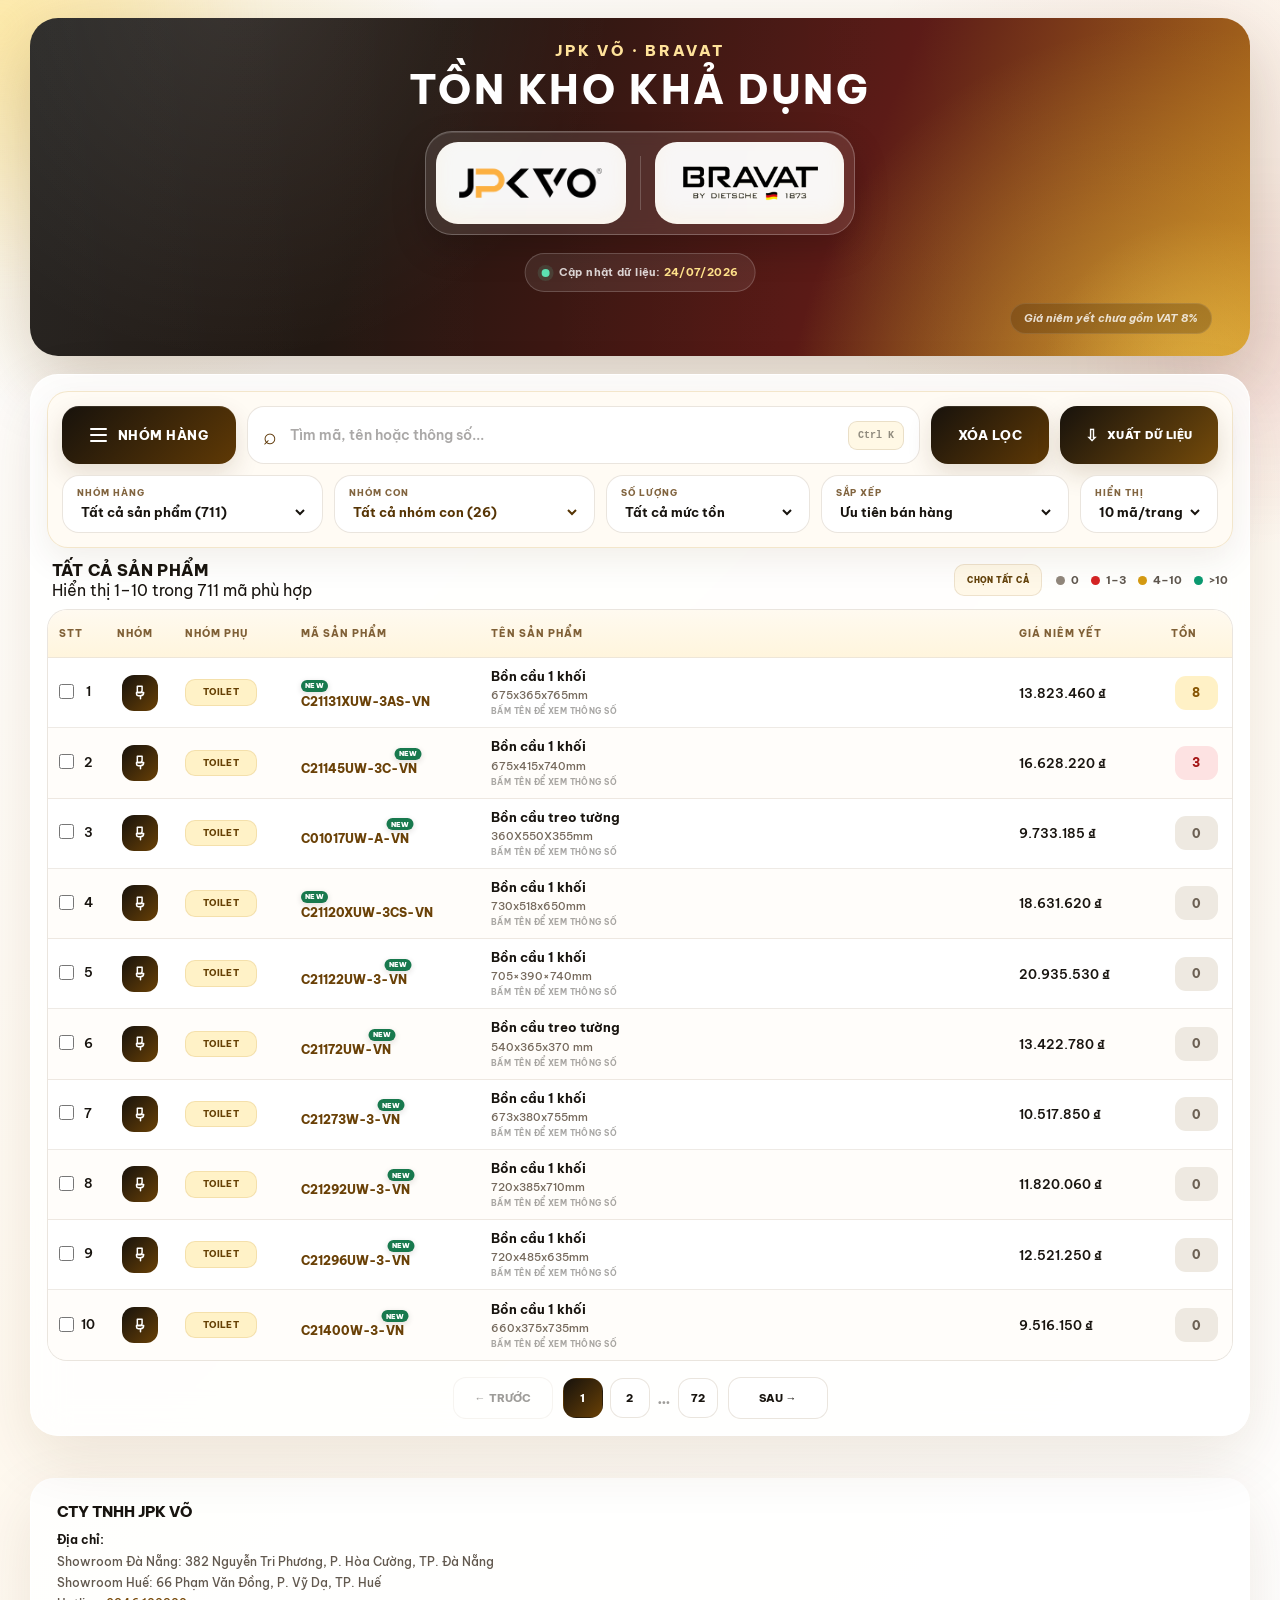
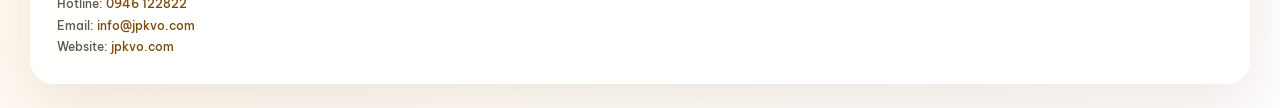
<file: index.html>
<!doctype html>
<html lang="vi">
<head>
  <meta charset="utf-8">
  <meta name="viewport" content="width=device-width, initial-scale=1">
  <title>Đang mở Tồn Kho JPK Võ</title>
  <meta http-equiv="refresh" content="0; url=inventory.html">
  <script>location.replace("inventory.html");</script>
</head>
<body>
  <p>Đang mở trang tồn kho… <a href="inventory.html">Mở ngay</a></p>
</body>
</html>
</file>
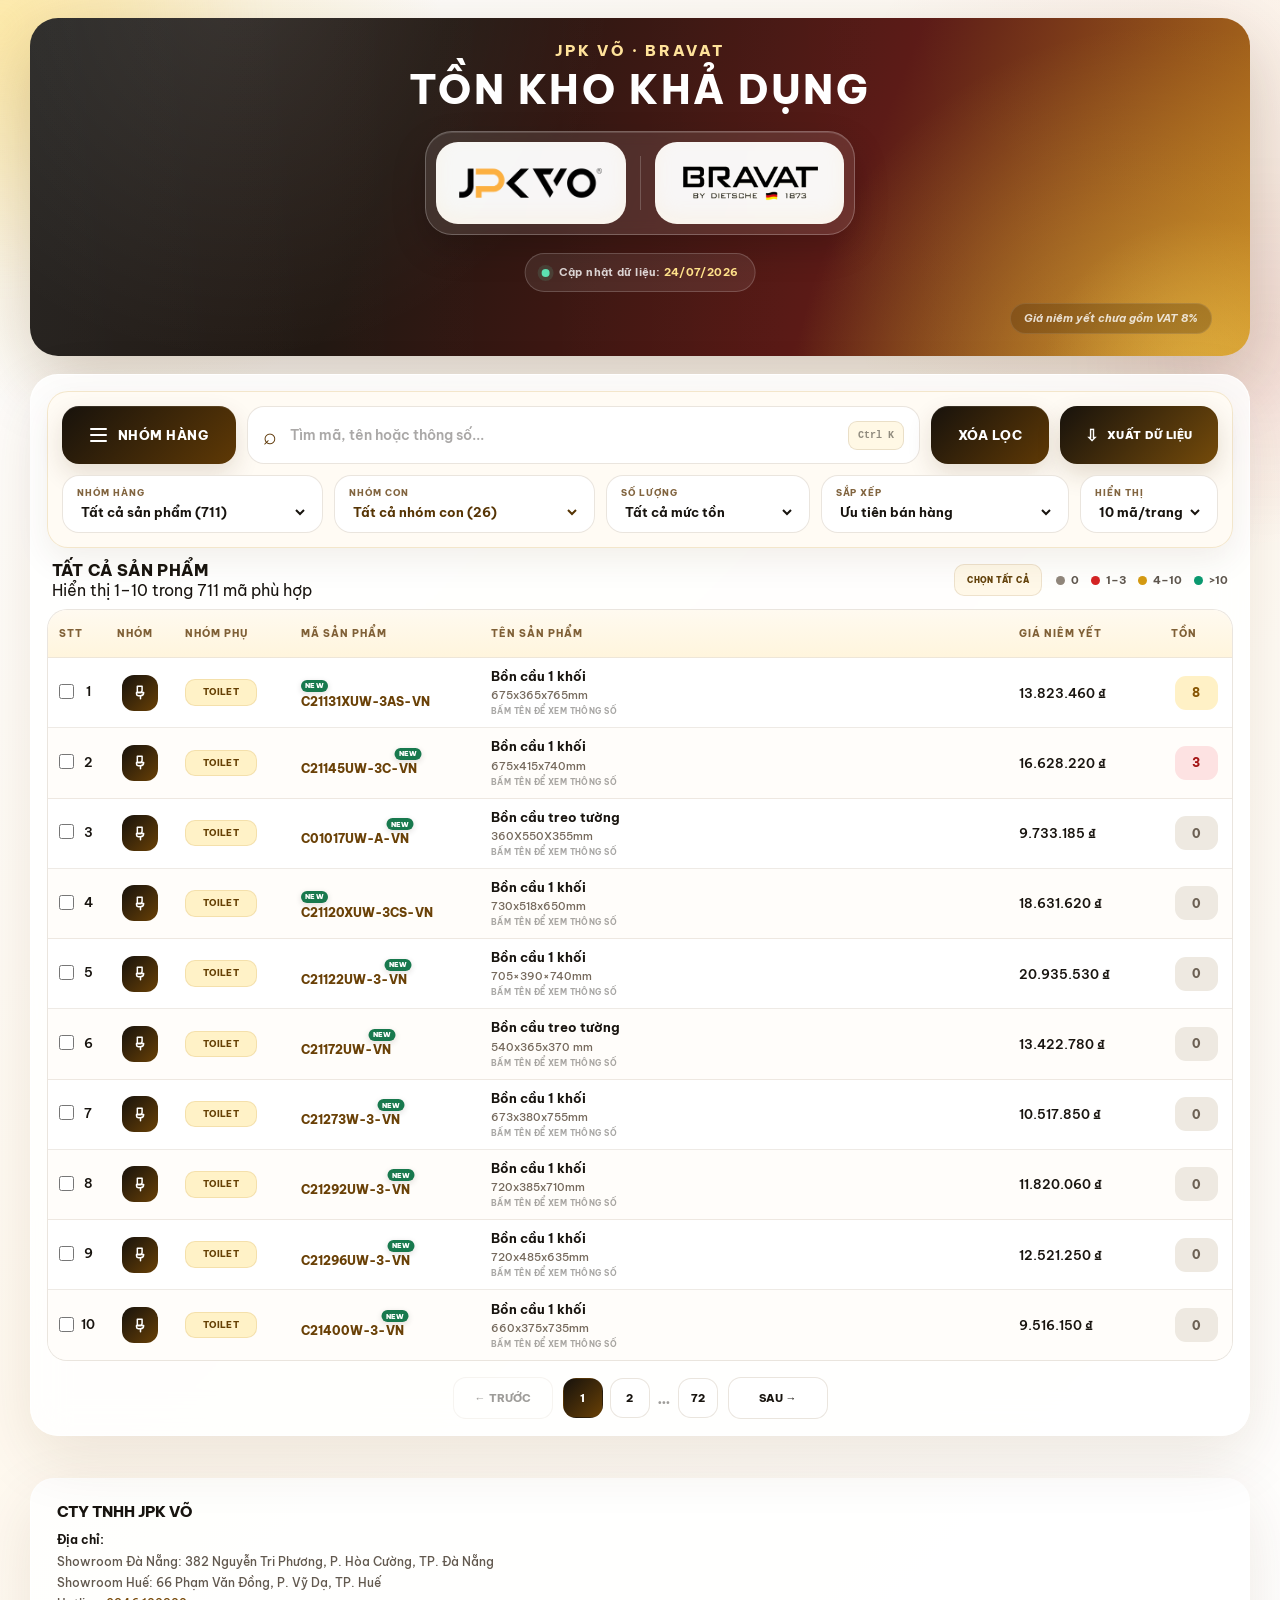
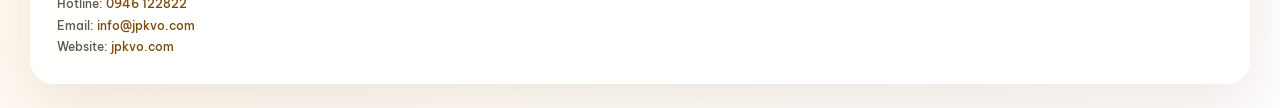
<file: inventory.html>
<!doctype html>
<html lang="vi">
<head>
  <meta charset="utf-8" />
  <meta name="viewport" content="width=device-width, initial-scale=1" />
  <title>TỒN KHO | JPK VÕ</title>
  <meta name="description" content="Trang tra cứu và xuất báo cáo tồn kho sản phẩm JPK Võ" />
  <link rel="stylesheet" href="styles.css?v=23" />
  <link rel="stylesheet" href="inventory-export.css?v=23" />
</head>
<body class="inventory-page">
  <div class="page-glow page-glow--gold"></div>
  <div class="page-glow page-glow--red"></div>
  <div class="lux-bubble lux-bubble--one"></div>
  <div class="lux-bubble lux-bubble--two"></div>
  <div class="lux-bubble lux-bubble--three"></div>

  <header class="hero inventory-hero" id="pageTop">
    <div class="hero-card inventory-hero-card">
      <div class="inventory-hero-heading">
        <p class="inventory-company-line">JPK VÕ · BRAVAT</p>
        <h1>TỒN KHO KHẢ DỤNG</h1>
      </div>

      <div class="inventory-brand-lockup" aria-label="Thương hiệu JPK Võ và Bravat">
        <div class="inventory-brand-cell inventory-brand-cell--jpkvo">
          <img src="jpkvo.png" alt="JPK VÕ" />
        </div>
        <span class="inventory-brand-divider" aria-hidden="true"></span>
        <div class="inventory-brand-cell inventory-brand-cell--bravat">
          <img src="bravat.png" alt="BRAVAT" onerror="this.hidden=true;this.nextElementSibling.hidden=false" />
          <span class="inventory-logo-fallback" hidden>BRAVAT</span>
        </div>
      </div>

      <div class="inventory-update-line">
        <span class="live-dot" aria-hidden="true"></span>
        <span>Cập nhật dữ liệu: <strong id="updatedAt">—</strong></span>
      </div>
      <p class="inventory-vat-note">Giá niêm yết chưa gồm VAT 8%</p>
    </div>
  </header>

  <main class="shell inventory-shell">

    <section class="inventory-panel" aria-label="Danh sách tồn kho">
      <div class="inventory-content">
        <div class="inventory-toolbar" id="inventoryToolbar">
          <div class="toolbar-main-row">
            <button class="group-drawer-toggle" id="groupDrawerToggle" type="button" aria-expanded="false" aria-controls="groupDrawer">
              <span class="toggle-bars" aria-hidden="true"></span>
              NHÓM HÀNG
            </button>

            <label class="inventory-search">
              <span class="search-icon" aria-hidden="true">⌕</span>
              <span class="visually-hidden">Tìm sản phẩm</span>
              <input id="inventorySearch" type="search" placeholder="Tìm mã, tên hoặc thông số..." autocomplete="off" />
              <kbd>Ctrl K</kbd>
            </label>

            <button class="reset-filter-btn" id="resetFilters" type="button">XÓA LỌC</button>

            <button class="inventory-export-open" id="openExportDialog" type="button">
              <span aria-hidden="true">⇩</span> XUẤT DỮ LIỆU
            </button>
          </div>

          <div class="toolbar-filter-row">
            <label class="filter-group-control">
              <span>NHÓM HÀNG</span>
              <select id="mobileGroupSelect"></select>
            </label>

            <label class="filter-subgroup-control">
              <span>NHÓM CON</span>
              <select id="subgroupSelect">
                <option value="ALL">Tất cả nhóm con</option>
              </select>
            </label>

            <label class="filter-stock-control">
              <span>SỐ LƯỢNG</span>
              <select id="stockFilter">
                <option value="all">Tất cả mức tồn</option>
                <option value="out">Hết hàng</option>
                <option value="low">Còn 1–3</option>
                <option value="medium">Còn 4–10</option>
                <option value="high">Trên 10</option>
              </select>
            </label>

            <label>
              <span>SẮP XẾP</span>
              <select id="sortSelect">
                <option value="recommended">Ưu tiên bán hàng</option>
                <option value="code-asc">Mã A–Z</option>
                <option value="code-desc">Mã Z–A</option>
                <option value="quantity-asc">Số lượng ít–nhiều</option>
                <option value="quantity-desc">Số lượng nhiều–ít</option>
                <option value="price-asc">Giá thấp–cao</option>
                <option value="price-desc">Giá cao–thấp</option>
              </select>
            </label>

            <label class="page-size-lock">
              <span>HIỂN THỊ</span>
              <select id="pageSizeSelect">
                <option value="10" selected>10 mã/trang</option>
                <option value="25">25 mã/trang</option>
                <option value="50">50 mã/trang</option>
                <option value="100">100 mã/trang</option>
              </select>
            </label>
          </div>
        </div>

        <div class="inventory-result-bar">
          <div>
            <p id="resultTitle">TẤT CẢ SẢN PHẨM</p>
            <span id="resultCount">Đang tải dữ liệu...</span>
          </div>
          <div class="inventory-result-actions">
            <div class="selection-compact">
              <button id="selectAllFilteredBtn" type="button">CHỌN TẤT CẢ</button>
              <span id="selectedCompact" hidden>ĐÃ CHỌN <strong id="selectedCount">0</strong></span>
              <button id="clearSelection" class="selection-clear" type="button" aria-label="Bỏ chọn" hidden>×</button>
            </div>
            <div class="stock-legend" aria-label="Chú thích số lượng">
              <span><i class="legend-dot legend-dot--out"></i>0</span>
              <span><i class="legend-dot legend-dot--low"></i>1–3</span>
              <span><i class="legend-dot legend-dot--medium"></i>4–10</span>
              <span><i class="legend-dot legend-dot--high"></i>&gt;10</span>
            </div>
          </div>
        </div>

        <div class="inventory-table-wrap" id="tableWrap">
          <table class="inventory-table">
            <thead>
              <tr>
                <th class="col-stt">STT</th>
                <th class="col-group">NHÓM</th>
                <th class="col-subgroup">NHÓM PHỤ</th>
                <th class="col-code">MÃ SẢN PHẨM</th>
                <th class="col-name">TÊN SẢN PHẨM</th>
                <th class="col-price">GIÁ NIÊM YẾT</th>
                <th class="col-quantity">TỒN</th>
              </tr>
            </thead>
            <tbody id="inventoryTableBody"></tbody>
          </table>
        </div>

        <div class="inventory-mobile-list" id="inventoryMobileList"></div>

        <div class="inventory-empty" id="inventoryEmpty" hidden>
          <strong>KHÔNG TÌM THẤY SẢN PHẨM</strong>
          <span>Hãy đổi nhóm hàng, mức tồn hoặc từ khóa tìm kiếm.</span>
        </div>

        <div class="inventory-pagination" id="pagination">
          <button id="prevPage" type="button" aria-label="Trang trước">← TRƯỚC</button>
          <div id="pageNumbers" class="page-numbers"></div>
          <button id="nextPage" type="button" aria-label="Trang sau">SAU →</button>
        </div>
      </div>
    </section>
  </main>

  <footer class="footer footer--contact inventory-footer" id="pageBottom">
    <div class="footer-main" data-align="left">
      <strong class="footer-company">CTY TNHH JPK VÕ</strong>
      <div class="footer-contact">
        <p class="footer-address-title">Địa chỉ:</p>
        <p>Showroom Đà Nẵng: 382 Nguyễn Tri Phương, P. Hòa Cường, TP. Đà Nẵng</p>
        <p>Showroom Huế: 66 Phạm Văn Đồng, P. Vỹ Dạ, TP. Huế</p>
        <p>Hotline: <a href="tel:0946122822">0946 122822</a></p>
        <p>Email: <a href="mailto:info@jpkvo.com">info@jpkvo.com</a></p>
        <p>Website: <a href="https://jpkvo.com" target="_blank" rel="noopener">jpkvo.com</a></p>
      </div>
    </div>
  </footer>

  <button class="group-drawer-backdrop" id="groupDrawerBackdrop" type="button" aria-label="Đóng danh mục" hidden></button>
  <aside class="group-drawer" id="groupDrawer" aria-label="Lọc theo nhóm hàng" hidden>
    <div class="group-drawer-header">
      <div>
        <p>NHÓM HÀNG</p>
        <span id="groupSummary">0 nhóm</span>
      </div>
      <button class="group-drawer-close" id="groupDrawerClose" type="button" aria-label="Đóng">×</button>
    </div>
    <div class="group-list" id="groupList"></div>
  </aside>

  <button class="floating-preview-backdrop" id="floatingPreviewBackdrop" type="button" aria-label="Đóng cửa sổ xem nhanh" hidden></button>

  <div class="image-preview" id="imagePreview" role="dialog" aria-label="Xem nhanh ảnh sản phẩm" hidden>
    <button class="floating-panel-close" id="imagePreviewClose" type="button" aria-label="Đóng bảng ảnh" title="Đóng">×</button>
    <button class="preview-image-frame" id="previewImageButton" type="button" aria-label="Mở ảnh lớn">
      <img id="previewImage" alt="" />
      <span class="image-zoom-hint" id="imageZoomHint" hidden>CHẠM ĐỂ MỞ ẢNH LỚN</span>
      <span class="image-placeholder" id="previewPlaceholder">
        <span>CHƯA CÓ ẢNH</span>
        <small>Mã đã được giữ lại nhưng chưa có đường dẫn ảnh.</small>
      </span>
      <span class="image-loader" id="previewLoader" hidden></span>
    </button>
    <div class="preview-copy">
      <span id="previewGroup">—</span>
      <strong id="previewCode">—</strong>
      <p id="previewName">—</p>
      <div class="preview-actions" id="previewActions">
        <button id="openTechnicalDrawing" type="button" hidden>BẢN VẼ KỸ THUẬT</button>
        <button id="copyPreviewCode" type="button">SAO CHÉP MÃ</button>
      </div>
    </div>
  </div>

  <div class="spec-preview" id="specPreview" role="dialog" aria-label="Thông số kỹ thuật" hidden>
    <button class="floating-panel-close" id="specPreviewClose" type="button" aria-label="Đóng bảng thông số" title="Đóng">×</button>
    <div class="spec-preview-head">
      <span id="specGroup">—</span>
      <strong id="specCode">—</strong>
      <p id="specName">—</p>
    </div>
    <div class="spec-preview-grid" id="specPreviewGrid"></div>
  </div>

  <div class="image-modal" id="imageModal" hidden>
    <button class="modal-backdrop" id="modalBackdrop" type="button" aria-label="Đóng ảnh"></button>
    <div class="image-modal-dialog" role="dialog" aria-modal="true" aria-labelledby="modalProductCode">
      <button class="modal-close" id="modalClose" type="button" aria-label="Đóng">×</button>
      <div class="modal-image-frame">
        <img id="modalImage" alt="" />
      </div>
      <div class="modal-copy">
        <span id="modalProductGroup">—</span>
        <strong id="modalProductCode">—</strong>
        <p id="modalProductName">—</p>
        <a id="openOriginalImage" href="#" target="_blank" rel="noopener">MỞ ẢNH GỐC ↗</a>
      </div>
    </div>
  </div>

  <div class="export-modal" id="exportModal" hidden>
    <button class="export-modal-backdrop" id="exportModalBackdrop" type="button" aria-label="Đóng cửa sổ xuất file"></button>
    <section class="export-dialog" role="dialog" aria-modal="true" aria-labelledby="exportDialogTitle">
      <button class="export-dialog-close" id="exportDialogClose" type="button" aria-label="Đóng">×</button>
      <div class="export-dialog-head">
        <span>JPK VÕ · BRAVAT</span>
        <h2 id="exportDialogTitle">XUẤT KẾT QUẢ ĐANG LỌC</h2>
        <p id="exportScopeText">—</p>
      </div>

      <div class="export-selection-tabs">
        <label>
          <input type="radio" name="exportSelectionMode" value="filtered" checked />
          <span>TẤT CẢ KẾT QUẢ</span>
        </label>
        <label>
          <input type="radio" name="exportSelectionMode" value="selected" />
          <span id="exportSelectedModeText">MÃ ĐÃ CHỌN</span>
        </label>
      </div>

      <div class="export-format-grid" id="exportFormatGrid">
        <button type="button" data-export-format="pdf">
          <b>PDF</b><span>Báo cáo trình bày theo trang, đầy đủ ảnh và thông số.</span>
        </button>
        <button type="button" data-export-format="xlsx">
          <b>EXCEL</b><span>Tệp .xlsx có ảnh nằm trong từng dòng sản phẩm.</span>
        </button>
        <button type="button" data-export-format="docx">
          <b>WORD</b><span>Tệp .docx dạng catalogue, dễ chỉnh sửa và in.</span>
        </button>
        <button type="button" data-export-format="png">
          <b>PNG</b><span>Xuất từng trang ảnh rõ nét vào thư mục do bạn chọn.</span>
        </button>
      </div>

      <div class="export-progress" id="exportProgress" hidden>
        <div class="export-progress-line">
          <strong id="exportProgressTitle">ĐANG CHUẨN BỊ</strong>
          <span id="exportProgressPercent">0%</span>
        </div>
        <div class="export-progress-track"><i id="exportProgressBar"></i></div>
        <p id="exportProgressDetail">Đang chuẩn bị dữ liệu...</p>
      </div>
    </section>
  </div>

  <div class="export-toast" id="exportToast" role="status" aria-live="polite" hidden></div>
  <button class="inventory-back-top" id="inventoryBackTop" type="button" aria-label="Lên đầu trang">↑</button>

  <noscript>Trang tồn kho cần JavaScript để tìm kiếm, lọc và xuất dữ liệu.</noscript>
  <script src="inventory-data.js?v=23"></script>
  <script src="inventory-images.js?v=23"></script>
  <script src="inventory-assets.js?v=23"></script>
  <script src="spec-manifest.js?v=23"></script>
  <script src="inventory-v23.js?v=23"></script>
  <script src="inventory-export-v21.js?v=23"></script>
</body>
</html>
</file>
<file: styles.css>
@import url('https://fonts.googleapis.com/css2?family=Be+Vietnam+Pro:wght@400;500;600;700;800&family=Noto+Serif:wght@700;800&display=swap');

:root {
  --font-sans: "Be Vietnam Pro", sans-serif;
  --font-display: "Noto Serif", serif;
  --ink: #18140f;
  --ink-soft: #5f574e;
  --brown: #5b3504;
  --gold: #c58b18;
  --gold-soft: #f4df9a;
  --cream: #fffaf0;
  --white: #ffffff;
  --red: #b52525;
  --green: #087b5c;
  --line: rgba(91, 53, 4, 0.13);
  --shadow: 0 22px 64px rgba(78, 45, 4, 0.11);
  --radius-xl: 28px;
  --radius-lg: 22px;
  --radius-md: 16px;
}

* { box-sizing: border-box; }
[hidden] { display: none !important; }
html { scroll-behavior: smooth; }
body {
  min-height: 100vh;
  margin: 0;
  color: var(--ink);
  font-family: var(--font-sans);
  background:
    radial-gradient(circle at 8% 4%, rgba(245, 211, 106, 0.35), transparent 27vw),
    radial-gradient(circle at 92% 12%, rgba(157, 26, 26, 0.08), transparent 28vw),
    linear-gradient(135deg, #ffffff 0%, #fff9ef 48%, #ffffff 100%);
  overflow-x: hidden;
}
body.is-modal-open,
body.is-drawer-open { overflow: hidden; }
button,
input,
select { font-family: var(--font-sans); }
button { -webkit-tap-highlight-color: transparent; }

.page-glow {
  position: fixed;
  z-index: -2;
  pointer-events: none;
  border-radius: 50%;
  filter: blur(18px);
}
.page-glow--gold {
  width: 40vw;
  height: 40vw;
  left: -20vw;
  top: -18vw;
  background: radial-gradient(circle, rgba(255, 221, 111, 0.48), transparent 70%);
}
.page-glow--red {
  width: 30vw;
  height: 30vw;
  right: -14vw;
  top: 18vh;
  background: radial-gradient(circle, rgba(162, 20, 20, 0.09), transparent 70%);
}

.hero,
.shell,
.footer {
  width: min(1480px, 100%);
  margin-inline: auto;
  padding-inline: clamp(14px, 2.6vw, 30px);
}
.hero { margin-top: 18px; }
.shell { margin-top: 18px; padding-bottom: 42px; }
.footer { margin-bottom: 24px; }

.hero-card {
  position: relative;
  overflow: hidden;
  min-height: 338px;
  padding: 24px clamp(22px, 4vw, 56px) 22px;
  border-radius: var(--radius-xl);
  color: #fff;
  background:
    radial-gradient(circle at 17% -10%, rgba(255,255,255,0.09), transparent 35%),
    radial-gradient(circle at 93% 112%, rgba(255,211,68,0.42), transparent 31%),
    linear-gradient(112deg, #232220 0%, #211711 31%, #591713 66%, #b87413 100%);
  box-shadow: 0 24px 70px rgba(58, 34, 3, 0.22);
}
.hero-card::before {
  content: "";
  position: absolute;
  inset: 0;
  pointer-events: none;
  background: linear-gradient(90deg, rgba(255,255,255,0.025), transparent 40%, rgba(255,255,255,0.035));
}
.hero-card::after {
  content: "";
  position: absolute;
  width: 330px;
  height: 330px;
  right: -120px;
  bottom: -190px;
  border-radius: 50%;
  background: radial-gradient(circle, rgba(255, 220, 98, 0.32), transparent 70%);
  pointer-events: none;
}
.inventory-hero-card > * { position: relative; z-index: 1; }

.inventory-hero-heading {
  text-align: center;
}
.inventory-company-line {
  margin: 0;
  color: #ffe29a;
  font-size: clamp(12px, 1.2vw, 16px);
  line-height: 1.2;
  font-weight: 800;
  letter-spacing: 0.18em;
  text-transform: uppercase;
}
.inventory-hero-heading h1 {
  margin: 9px 0 0;
  color: #fff;
  font-family: var(--font-sans);
  font-size: clamp(28px, 3.1vw, 43px);
  line-height: 1.05;
  font-weight: 800;
  letter-spacing: 0.065em;
  text-transform: uppercase;
}

.inventory-brand-lockup {
  width: min(430px, 100%);
  height: 104px;
  margin: 20px auto 0;
  padding: 10px;
  display: grid;
  grid-template-columns: minmax(0, 1fr) 1px minmax(0, 1fr);
  align-items: center;
  gap: 14px;
  border-radius: 27px;
  background: rgba(255,255,255,0.10);
  border: 1px solid rgba(255,255,255,0.24);
  box-shadow: inset 0 1px 0 rgba(255,255,255,0.13), 0 14px 34px rgba(0,0,0,0.18);
  backdrop-filter: blur(8px);
}
.inventory-brand-cell {
  min-width: 0;
  height: 82px;
  display: flex;
  align-items: center;
  justify-content: center;
  overflow: hidden;
  border-radius: 22px;
  background: rgba(255,255,255,0.96);
  box-shadow: inset 0 -8px 18px rgba(255, 232, 174, 0.16);
}
.inventory-brand-cell img {
  display: block;
  width: 82%;
  height: 58%;
  max-width: 172px;
  max-height: 50px;
  object-fit: contain;
  object-position: center;
}
.inventory-brand-cell--jpkvo img { transform: scale(0.92); }
.inventory-brand-cell--bravat img { transform: scale(1); }
.inventory-brand-divider {
  width: 1px;
  height: 54px;
  background: rgba(255,255,255,0.2);
}
.inventory-logo-fallback {
  color: #0e0d0c;
  font-size: clamp(21px, 3vw, 29px);
  font-weight: 800;
  line-height: 1;
  letter-spacing: 0.035em;
}

.inventory-update-line {
  width: fit-content;
  max-width: calc(100% - 220px);
  min-height: 39px;
  margin: 18px auto 0;
  padding: 8px 16px;
  display: inline-flex;
  align-items: center;
  justify-content: center;
  gap: 9px;
  border-radius: 999px;
  background: rgba(255,255,255,0.08);
  border: 1px solid rgba(255,255,255,0.18);
  color: rgba(255,255,255,0.80);
  font-size: 11px;
  line-height: 1.35;
  font-weight: 700;
  letter-spacing: 0.035em;
  white-space: nowrap;
  left: 50%;
  transform: translateX(-50%);
}
.inventory-update-line strong { color: #ffe28a; }
.live-dot {
  width: 8px;
  height: 8px;
  flex: 0 0 auto;
  border-radius: 50%;
  background: #5de0b2;
  box-shadow: 0 0 0 4px rgba(93, 224, 178, 0.12);
}
.inventory-vat-note {
  position: absolute !important;
  right: clamp(20px, 3vw, 38px);
  bottom: 22px;
  margin: 0;
  padding: 7px 13px;
  border-radius: 999px;
  background: rgba(75, 45, 7, 0.31);
  border: 1px solid rgba(255,255,255,0.10);
  color: rgba(255,255,255,0.80);
  font-size: 11px;
  line-height: 1.35;
  font-weight: 700;
  font-style: italic;
  white-space: nowrap;
}

.inventory-panel {
  padding: 16px;
  border-radius: var(--radius-xl);
  background: rgba(255,255,255,0.84);
  border: 1px solid rgba(255,255,255,0.92);
  box-shadow: var(--shadow);
  backdrop-filter: blur(18px);
}
.inventory-content { border-radius: var(--radius-lg); }
.inventory-toolbar {
  position: sticky;
  top: 10px;
  z-index: 12;
  padding: 14px;
  border-radius: 21px;
  background: rgba(255, 251, 244, 0.94);
  border: 1px solid rgba(196, 145, 41, 0.2);
  box-shadow: 0 12px 34px rgba(76, 45, 6, 0.08);
  backdrop-filter: blur(18px);
}
.toolbar-main-row,
.toolbar-filter-row {
  display: grid;
  align-items: center;
  gap: 11px;
}
.toolbar-main-row { grid-template-columns: 174px minmax(250px, 1fr) 132px; }
.toolbar-filter-row {
  margin-top: 11px;
  grid-template-columns: minmax(220px, 1.15fr) repeat(2, minmax(180px, 1fr)) 138px;
}
.group-drawer-toggle,
.reset-filter-btn,
.inventory-search,
.toolbar-filter-row label,
.page-size-lock {
  min-height: 58px;
  border-radius: 17px;
}
.group-drawer-toggle,
.reset-filter-btn {
  border: 0;
  color: #fff;
  background: linear-gradient(135deg, #17120c, #5f3905);
  box-shadow: inset 0 1px 0 rgba(255,255,255,0.1), 0 10px 25px rgba(78, 44, 2, 0.14);
  font-size: 13px;
  font-weight: 800;
  letter-spacing: 0.04em;
  cursor: pointer;
}
.group-drawer-toggle {
  display: inline-flex;
  align-items: center;
  justify-content: center;
  gap: 11px;
}
.toggle-bars,
.toggle-bars::before,
.toggle-bars::after {
  display: block;
  width: 17px;
  height: 2px;
  border-radius: 999px;
  background: currentColor;
  content: "";
}
.toggle-bars { position: relative; }
.toggle-bars::before { position: absolute; top: -6px; left: 0; }
.toggle-bars::after { position: absolute; top: 6px; left: 0; }
.inventory-search {
  display: flex;
  align-items: center;
  gap: 11px;
  padding: 0 15px;
  background: #fff;
  border: 1px solid var(--line);
}
.search-icon { color: var(--brown); font-size: 23px; line-height: 1; }
.inventory-search input {
  width: 100%;
  min-width: 0;
  border: 0;
  outline: 0;
  background: transparent;
  color: var(--ink);
  font-size: 14px;
  font-weight: 600;
}
.inventory-search input::placeholder { color: rgba(24,20,15,0.37); }
.inventory-search kbd {
  flex: 0 0 auto;
  padding: 8px 9px;
  border-radius: 9px;
  background: #fff8e5;
  border: 1px solid var(--line);
  color: rgba(24,20,15,0.48);
  font-size: 10px;
  font-weight: 800;
}
.toolbar-filter-row label,
.page-size-lock {
  display: flex;
  flex-direction: column;
  justify-content: center;
  padding: 9px 14px;
  background: #fff;
  border: 1px solid var(--line);
}
.toolbar-filter-row label > span,
.page-size-lock span {
  color: rgba(91,53,4,0.76);
  font-size: 9px;
  line-height: 1;
  font-weight: 800;
  letter-spacing: 0.11em;
}
.toolbar-filter-row select {
  width: 100%;
  margin-top: 6px;
  border: 0;
  outline: 0;
  background: transparent;
  color: var(--ink);
  font-size: 13px;
  font-weight: 700;
}
.page-size-lock strong {
  margin-top: 7px;
  color: var(--ink);
  font-size: 12px;
  line-height: 1;
  font-weight: 800;
}

.inventory-result-bar {
  min-height: 52px;
  padding: 12px 5px 9px;
  display: flex;
  align-items: center;
  justify-content: space-between;
  gap: 18px;
}
.inventory-result-bar p {
  margin: 0;
  color: var(--ink);
  font-size: 16px;
  font-weight: 800;
  letter-spacing: 0.025em;
}
.stock-legend {
  display: inline-flex;
  flex-wrap: wrap;
  justify-content: flex-end;
  gap: 12px;
  color: var(--ink-soft);
  font-size: 11px;
  font-weight: 700;
}
.stock-legend span { display: inline-flex; align-items: center; gap: 6px; }
.legend-dot { width: 9px; height: 9px; border-radius: 50%; }
.legend-dot--out { background: #91877b; }
.legend-dot--low { background: #d52424; }
.legend-dot--medium { background: #d59b12; }
.legend-dot--high { background: #0b9a70; }

.inventory-table-wrap {
  overflow: hidden;
  border-radius: 20px;
  border: 1px solid var(--line);
  background: #fff;
}
.inventory-table {
  width: 100%;
  border-collapse: separate;
  border-spacing: 0;
  table-layout: fixed;
}
.inventory-table th,
.inventory-table td {
  border-bottom: 1px solid rgba(91,53,4,0.1);
  vertical-align: middle;
}
.inventory-table th {
  height: 48px;
  padding: 0 11px;
  color: rgba(91,53,4,0.78);
  background: linear-gradient(180deg, #fffaf0, #fff5dd);
  font-size: 10px;
  font-weight: 800;
  letter-spacing: 0.1em;
  text-align: left;
}
.inventory-table td {
  height: 70px;
  padding: 10px 11px;
  color: var(--ink);
  background: #fff;
  font-size: 13px;
  font-weight: 600;
}
.inventory-table tbody tr:nth-child(even) td { background: #fffdfa; }
.inventory-table tbody tr:hover td { background: #fff7e5; }
.inventory-table tbody tr:last-child td { border-bottom: 0; }
.col-stt { width: 58px; }
.col-group { width: 68px; text-align: center; }
.col-subgroup { width: 116px; }
.col-code { width: 190px; }
.col-name { width: auto; }
.col-price { width: 152px; }
.col-quantity { width: 72px; text-align: center; }
.cell-stt,
.cell-quantity,
.cell-group { text-align: center; }
.price-cell {
  color: #4d2d05;
  font-size: 13px;
  font-weight: 800;
  white-space: nowrap;
}
.group-icon-chip {
  width: 36px;
  height: 36px;
  border-radius: 12px;
  display: inline-grid;
  place-items: center;
  background: linear-gradient(135deg, #17120c, #684006);
  color: #fff;
}
.group-icon-chip svg,
.group-badge svg,
.spec-kind-icon svg {
  width: 19px;
  height: 19px;
  stroke: currentColor;
  fill: none;
  stroke-width: 1.9;
  stroke-linecap: round;
  stroke-linejoin: round;
}
.subgroup-chip {
  display: inline-flex;
  align-items: center;
  justify-content: center;
  min-width: 72px;
  max-width: 100%;
  padding: 7px 9px;
  border-radius: 10px;
  background: #fff2c7;
  border: 1px solid rgba(177,112,4,0.14);
  color: #654004;
  font-size: 9px;
  line-height: 1.15;
  font-weight: 800;
  letter-spacing: 0.045em;
  text-align: center;
}
.product-code-btn,
.product-name-btn {
  width: 100%;
  border: 0;
  background: transparent;
  padding: 0;
  color: inherit;
  text-align: left;
  cursor: pointer;
}
.product-code-btn {
  color: #6a4107;
  font-size: 12px;
  line-height: 1.35;
  font-weight: 800;
  word-break: break-word;
}

.product-code-label {
  position: relative;
  display: inline-flex;
  align-items: flex-end;
  max-width: 100%;
  min-height: 24px;
}
.product-code-label.has-status:not(.is-badge-start) {
  padding-top: 12px;
}
.product-code-content {
  display: inline-flex;
  align-items: flex-end;
  min-width: 0;
  max-width: 100%;
  white-space: nowrap;
}
.product-code-label:not(.has-status) .product-code-content {
  white-space: normal;
  overflow-wrap: anywhere;
}
.product-code-suffix,
.product-code-status {
  position: relative;
  display: inline-flex;
  align-items: flex-end;
  flex: 0 0 auto;
  margin-left: 1px;
}
.product-code-status {
  width: 30px;
  margin-left: 3px;
}
.product-code-badge-row {
  display: none;
}
.product-code-badge {
  position: absolute;
  left: 50%;
  bottom: calc(100% + 1px);
  transform: translateX(-50%);
  display: inline-flex;
  align-items: center;
  justify-content: center;
  min-width: 24px;
  height: 12px;
  padding: 0 4px;
  border-radius: 999px;
  font-size: 7px;
  line-height: 1;
  font-weight: 900;
  letter-spacing: 0.045em;
  white-space: nowrap;
  box-shadow: 0 2px 6px rgba(32, 24, 14, 0.14);
  pointer-events: none;
}
.product-code-badge--new {
  background: #18794e;
  color: #fff;
}
.product-code-badge--nsx {
  background: #7b241c;
  color: #fff;
}
.product-code-badge--legacy {
  min-width: 28px;
  background: #a45c00;
  color: #fff;
}
.product-code-badge--order {
  min-width: 58px;
  background: #25386b;
  color: #fff;
}
.product-code-status--wide {
  width: 62px;
}

/* Mã dài: NEW/NSX chuyển thành một hàng riêng, căn từ đầu mã để không đè chữ. */
.product-code-label.is-badge-start {
  flex-direction: column;
  align-items: flex-start;
  gap: 2px;
  padding-top: 0;
}
.product-code-label.is-badge-start .product-code-badge-row {
  display: inline-flex;
  align-items: center;
  justify-content: flex-start;
  gap: 4px;
  min-height: 12px;
}
.product-code-label.is-badge-start .product-code-badge-row .product-code-badge {
  position: static;
  transform: none;
}
.product-code-label.is-badge-start .product-code-content {
  white-space: normal;
  overflow-wrap: anywhere;
}
.product-code-label.is-badge-start .product-code-content .product-code-badge {
  display: none;
}
.product-code-label.is-badge-start .product-code-status {
  display: none;
}

.product-code-btn:hover,
.product-code-btn:focus-visible,
.product-name-btn:hover,
.product-name-btn:focus-visible {
  color: #a66c08;
  outline: none;
}
.product-name-main,
.product-name-detail { display: block; }
.product-name-main {
  color: var(--ink);
  font-size: 13px;
  line-height: 1.34;
  font-weight: 700;
}
.product-name-detail {
  margin-top: 3px;
  color: #75695c;
  font-size: 11px;
  line-height: 1.35;
  font-weight: 500;
}
.name-hint {
  display: block;
  margin-top: 4px;
  color: rgba(24,20,15,0.38);
  font-size: 8px;
  line-height: 1.2;
  font-weight: 700;
  letter-spacing: 0.055em;
  text-transform: uppercase;
}
.quantity-badge {
  display: inline-flex;
  min-width: 43px;
  min-height: 34px;
  align-items: center;
  justify-content: center;
  padding: 7px 9px;
  border-radius: 11px;
  font-size: 12px;
  font-weight: 800;
}
.quantity-badge--out {
  background: #eee9e1;
  color: #6d6255;
}
.quantity-badge--low { background: #fde2e2; color: #a51616; }
.quantity-badge--medium { background: #fff1c6; color: #875503; }
.quantity-badge--high { background: #ddf4e9; color: #08785c; }

.inventory-empty {
  padding: 28px;
  text-align: center;
  border-radius: 20px;
  background: #fffaf2;
  border: 1px dashed rgba(91,53,4,0.22);
}
.inventory-empty strong { display: block; font-size: 16px; }
.inventory-empty span { display: block; margin-top: 7px; color: var(--ink-soft); font-size: 12px; }
.inventory-pagination {
  display: flex;
  align-items: center;
  justify-content: center;
  gap: 10px;
  margin-top: 16px;
}
.inventory-pagination > button,
.page-number {
  min-width: 100px;
  min-height: 42px;
  padding: 0 14px;
  border-radius: 13px;
  border: 1px solid var(--line);
  background: #fff;
  color: var(--ink);
  font-size: 11px;
  font-weight: 800;
  cursor: pointer;
}
.inventory-pagination > button:disabled { opacity: 0.42; cursor: default; }
.page-numbers { display: inline-flex; align-items: center; gap: 7px; flex-wrap: wrap; }
.page-number { min-width: 40px; min-height: 40px; padding: 0; }
.page-number.is-active {
  color: #fff;
  border-color: transparent;
  background: linear-gradient(135deg, #17120c, #684006);
}
.page-ellipsis { color: rgba(24,20,15,0.42); font-size: 15px; font-weight: 800; }

.inventory-mobile-list { display: none; }
.inventory-mobile-card {
  padding: 15px;
  border-radius: 19px;
  background: #fff;
  border: 1px solid var(--line);
  box-shadow: 0 10px 24px rgba(80,47,4,0.05);
}
.mobile-card-top,
.mobile-card-footer {
  display: flex;
  align-items: center;
  justify-content: space-between;
  gap: 10px;
}
.mobile-card-top { margin-bottom: 11px; }
.mobile-card-index { color: rgba(24,20,15,0.45); font-size: 9px; font-weight: 800; letter-spacing: 0.09em; }
.mobile-group-block { display: inline-flex; align-items: center; gap: 8px; }
.mobile-card-name { margin: 10px 0 0; }
.mobile-card-footer { margin-top: 13px; }
.mobile-card-price { color: #4d2d05; font-size: 15px; font-weight: 800; }

.footer-main {
  padding: 23px 26px;
  border-radius: 24px;
  background: rgba(255,255,255,0.86);
  border: 1px solid rgba(255,255,255,0.93);
  box-shadow: var(--shadow);
}
.footer-company { display: block; font-size: 15px; font-weight: 800; }
.footer-contact { margin-top: 10px; color: #62594f; font-size: 12px; line-height: 1.45; font-weight: 500; }
.footer-contact p { margin: 4px 0; }
.footer-contact a { color: #784b0b; text-decoration: none; }
.footer-address-title { color: var(--ink); font-weight: 700; }

.group-drawer-backdrop,
.modal-backdrop {
  position: fixed;
  inset: 0;
  border: 0;
  background: rgba(11,8,5,0.44);
  backdrop-filter: blur(4px);
}
.group-drawer {
  position: fixed;
  top: 0;
  left: 0;
  bottom: 0;
  width: min(390px, calc(100vw - 16px));
  padding: 18px;
  display: flex;
  flex-direction: column;
  color: #fff;
  background: rgba(18, 14, 9, 0.96);
  box-shadow: 20px 0 50px rgba(0,0,0,0.24);
  transform: translateX(-100%);
  transition: transform .25s ease;
  z-index: 40;
}
body.is-drawer-open .group-drawer { transform: translateX(0); }
.group-drawer[hidden],
.group-drawer-backdrop[hidden],
.image-modal[hidden],
.image-preview[hidden],
.spec-preview[hidden] { display: none; }
.group-drawer-header {
  display: flex;
  align-items: center;
  justify-content: space-between;
  gap: 12px;
  padding-bottom: 13px;
  border-bottom: 1px solid rgba(255,255,255,0.11);
}
.group-drawer-header p { margin: 0; color: #ffe08a; font-size: 12px; font-weight: 800; letter-spacing: 0.13em; }
.group-drawer-header span { display: block; margin-top: 5px; color: rgba(255,255,255,0.68); font-size: 11px; }
.group-drawer-close {
  width: 39px;
  height: 39px;
  border-radius: 12px;
  border: 1px solid rgba(255,255,255,0.13);
  background: rgba(255,255,255,0.07);
  color: #fff;
  font-size: 25px;
  cursor: pointer;
}
.group-list { display: flex; flex-direction: column; gap: 8px; padding-top: 14px; overflow: auto; }
.group-button {
  width: 100%;
  min-height: 62px;
  padding: 10px 11px;
  display: grid;
  grid-template-columns: auto minmax(0,1fr) auto;
  align-items: center;
  gap: 11px;
  border-radius: 17px;
  border: 1px solid rgba(255,255,255,0.07);
  background: rgba(255,255,255,0.055);
  color: #fff;
  text-align: left;
  cursor: pointer;
}
.group-button:hover { background: rgba(255,255,255,0.1); }
.group-button.is-active { color: #1d1509; background: linear-gradient(135deg, #ffebad, #d69c2a); border-color: transparent; }
.group-badge {
  width: 40px;
  height: 40px;
  border-radius: 13px;
  display: grid;
  place-items: center;
  background: rgba(255,255,255,0.1);
}
.group-button.is-active .group-badge { background: rgba(24,20,15,0.1); }
.group-copy strong { display: block; font-size: 12px; line-height: 1.25; font-weight: 800; }
.group-copy small { display: block; margin-top: 3px; color: inherit; opacity: 0.7; font-size: 9px; line-height: 1.3; font-weight: 500; }
.group-count { min-width: 42px; padding: 7px 8px; border-radius: 999px; background: rgba(255,255,255,0.1); text-align: center; font-size: 10px; font-weight: 800; }
.group-button.is-active .group-count { background: rgba(24,20,15,0.1); }

.image-preview,
.spec-preview {
  position: fixed;
  width: min(350px, calc(100vw - 20px));
  padding: 14px;
  border-radius: 22px;
  background: rgba(255,255,255,0.98);
  border: 1px solid var(--line);
  box-shadow: 0 24px 65px rgba(27, 16, 2, 0.22);
  z-index: 44;
  backdrop-filter: blur(18px);
}
.preview-image-frame {
  position: relative;
  width: 100%;
  aspect-ratio: 1 / 1;
  overflow: hidden;
  display: block;
  padding: 0;
  border-radius: 17px;
  border: 1px solid rgba(91,53,4,0.1);
  background: linear-gradient(180deg, #fffefb, #f5efe5);
  cursor: zoom-in;
}
.preview-image-frame:disabled { cursor: default; }
.preview-image-frame img {
  width: 100%;
  height: 100%;
  object-fit: contain;
  display: none;
}
.preview-image-frame img.is-visible { display: block; }
.image-zoom-hint {
  position: absolute;
  left: 50%;
  bottom: 9px;
  transform: translateX(-50%);
  width: max-content;
  max-width: calc(100% - 18px);
  padding: 6px 9px;
  border-radius: 999px;
  background: rgba(18,14,9,0.72);
  color: #fff;
  font-size: 8px;
  font-weight: 700;
  letter-spacing: 0.06em;
  pointer-events: none;
}
.image-placeholder,
.image-loader {
  position: absolute;
  inset: 0;
  display: grid;
  place-items: center;
  text-align: center;
}
.image-placeholder > span { display: block; color: var(--ink); font-size: 14px; font-weight: 800; }
.image-placeholder small { display: block; margin-top: 5px; color: rgba(24,20,15,0.45); font-size: 9px; font-weight: 600; }
.image-loader::before {
  content: "";
  width: 30px;
  height: 30px;
  border-radius: 50%;
  border: 3px solid rgba(91,53,4,0.13);
  border-top-color: var(--gold);
  animation: spin .8s linear infinite;
}
.preview-copy,
.spec-preview-head { padding-top: 12px; }
.preview-copy > span,
.spec-preview-head > span,
.modal-copy > span {
  display: block;
  color: rgba(91,53,4,0.75);
  font-size: 9px;
  font-weight: 800;
  letter-spacing: 0.11em;
  text-transform: uppercase;
}
.preview-copy > strong,
.spec-preview-head > strong,
.modal-copy > strong {
  display: block;
  margin-top: 5px;
  color: var(--ink);
  font-size: 16px;
  line-height: 1.25;
  font-weight: 800;
}
.preview-copy > p,
.spec-preview-head > p,
.modal-copy > p {
  margin: 6px 0 0;
  color: #695f55;
  font-size: 11px;
  line-height: 1.45;
  font-weight: 500;
}
.preview-actions {
  display: grid;
  grid-template-columns: repeat(2, minmax(0,1fr));
  gap: 8px;
  margin-top: 12px;
}
.preview-actions button,
.modal-copy a {
  min-height: 42px;
  border-radius: 13px;
  border: 0;
  background: linear-gradient(135deg, #17120c, #624006);
  color: #fff;
  font-size: 10px;
  font-weight: 800;
}
.preview-actions.is-single { grid-template-columns: 1fr; }
.preview-actions button[hidden] { display: none; }
.preview-actions button { cursor: pointer; }
.preview-actions button:disabled { opacity: 0.42; cursor: default; }
.modal-copy a { display: inline-flex; align-items: center; justify-content: center; margin-top: 14px; padding: 0 14px; text-decoration: none; }
.spec-preview { width: min(430px, calc(100vw - 20px)); }
.spec-preview-grid {
  display: grid;
  grid-template-columns: repeat(2, minmax(0,1fr));
  gap: 8px;
  margin-top: 12px;
}
.spec-item {
  min-height: 67px;
  padding: 10px;
  display: grid;
  grid-template-columns: auto minmax(0,1fr);
  gap: 8px;
  border-radius: 15px;
  background: #fffaf0;
  border: 1px solid rgba(91,53,4,0.09);
}
.spec-kind-icon {
  width: 31px;
  height: 31px;
  border-radius: 10px;
  display: grid;
  place-items: center;
  background: linear-gradient(135deg, #17120c, #684006);
  color: #fff;
}
.spec-body b { display: block; color: rgba(91,53,4,0.78); font-size: 8px; font-weight: 800; letter-spacing: 0.08em; }
.spec-body span { display: block; margin-top: 4px; color: var(--ink); font-size: 10px; line-height: 1.35; font-weight: 500; }
.spec-empty { padding: 18px 8px 4px; text-align: center; color: var(--ink-soft); font-size: 11px; font-weight: 600; }

.image-modal { position: fixed; inset: 0; z-index: 60; }
.image-modal-dialog {
  position: relative;
  width: min(980px, calc(100vw - 24px));
  max-height: calc(100vh - 24px);
  margin: 12px auto;
  padding: 16px;
  display: grid;
  grid-template-columns: minmax(0,1.2fr) minmax(250px,.5fr);
  gap: 16px;
  border-radius: 25px;
  background: rgba(255,255,255,0.99);
  border: 1px solid var(--line);
  box-shadow: 0 32px 90px rgba(24, 15, 2, 0.28);
}
.modal-close {
  position: absolute;
  top: 12px;
  right: 12px;
  z-index: 2;
  width: 39px;
  height: 39px;
  border-radius: 12px;
  border: 0;
  background: rgba(24,20,15,0.08);
  color: var(--ink);
  font-size: 25px;
  cursor: pointer;
}
.modal-image-frame {
  min-height: 360px;
  max-height: calc(100vh - 56px);
  display: grid;
  place-items: center;
  overflow: hidden;
  border-radius: 20px;
  background: linear-gradient(180deg, #fffefb, #f4eee4);
  border: 1px solid rgba(91,53,4,0.1);
}
.modal-image-frame img { width: 100%; height: 100%; object-fit: contain; }
.modal-copy { padding: 12px 8px 12px 0; align-self: center; }

.inventory-back-top {
  position: fixed;
  right: 18px;
  bottom: 18px;
  width: 47px;
  height: 47px;
  border: 0;
  border-radius: 15px;
  background: linear-gradient(135deg, #17120c, #624006);
  color: #fff;
  box-shadow: 0 14px 30px rgba(78,44,2,0.22);
  font-size: 19px;
  font-weight: 800;
  cursor: pointer;
  opacity: 0;
  pointer-events: none;
  transform: translateY(10px);
  transition: .18s ease;
}
.inventory-back-top.is-visible { opacity: 1; pointer-events: auto; transform: translateY(0); }
.visually-hidden {
  position: absolute !important;
  width: 1px;
  height: 1px;
  padding: 0;
  margin: -1px;
  overflow: hidden;
  clip: rect(0,0,0,0);
  white-space: nowrap;
  border: 0;
}
@keyframes spin { to { transform: rotate(360deg); } }

@media (max-width: 1180px) {
  .toolbar-main-row { grid-template-columns: 165px minmax(220px,1fr) 122px; }
  .toolbar-filter-row { grid-template-columns: repeat(2, minmax(180px,1fr)); }
  .page-size-lock { grid-column: span 2; }
  .inventory-table-wrap { overflow-x: auto; }
  .inventory-table { min-width: 1040px; }
}
@media (max-width: 960px) {
  .inventory-result-bar { align-items: flex-start; flex-direction: column; }
  .inventory-table-wrap { display: none; }
  .inventory-mobile-list { display: grid; gap: 12px; }
  .image-modal-dialog { width: min(760px, calc(100vw - 18px)); grid-template-columns: 1fr; overflow: auto; }
  .modal-image-frame { min-height: 300px; max-height: 65vh; }
  .modal-copy { padding: 2px 4px 8px; }
}
@media (max-width: 820px) {
  .toolbar-main-row,
  .toolbar-filter-row { grid-template-columns: 1fr; }
  .page-size-lock { grid-column: auto; }
  .inventory-search kbd { display: none; }
}
@media (max-width: 620px) {
  .hero { margin-top: 8px; }
  .shell { margin-top: 12px; padding-bottom: 32px; }
  .hero,
  .shell,
  .footer { padding-inline: 10px; }
  .hero-card { min-height: 0; padding: 17px 14px 15px; border-radius: 21px; }
  .inventory-company-line { font-size: 9px; letter-spacing: .13em; }
  .inventory-hero-heading h1 { margin-top: 6px; font-size: clamp(23px, 7.2vw, 34px); letter-spacing: .035em; }
  .inventory-brand-lockup { width: min(360px, 100%); height: 82px; margin-top: 14px; padding: 8px; gap: 9px; border-radius: 20px; }
  .inventory-brand-cell { height: 64px; border-radius: 16px; }
  .inventory-brand-cell img { width: auto; height: auto; max-height: 41px; max-width: 135px; }
  .inventory-brand-divider { height: 40px; }
  .inventory-logo-fallback { font-size: 20px; }
  .inventory-update-line { max-width: 100%; min-height: 32px; margin-top: 13px; padding: 6px 10px; font-size: 9px; white-space: normal; text-align: center; }
  .inventory-vat-note { position: static !important; width: fit-content; margin: 10px 0 0 auto; padding: 5px 9px; font-size: 9px; }
  .inventory-panel { padding: 10px; border-radius: 21px; }
  .inventory-toolbar { top: 6px; padding: 10px; border-radius: 17px; }
  .group-drawer-toggle,
  .reset-filter-btn,
  .inventory-search,
  .toolbar-filter-row label,
  .page-size-lock { min-height: 52px; border-radius: 14px; }
  .inventory-result-bar { padding-inline: 2px; }
  .stock-legend { justify-content: flex-start; }
  .inventory-pagination { align-items: stretch; flex-direction: column; }
  .inventory-pagination > button { width: 100%; }
  .page-numbers { justify-content: center; }
  .preview-actions,
  .spec-preview-grid { grid-template-columns: 1fr; }
  .image-preview,
  .spec-preview { max-height: calc(100vh - 14px); overflow: auto; }
  .footer-main { padding: 19px; border-radius: 20px; }
}


/* =========================================================
   V11 · MOBILE TOUCH UI
   Desktop vẫn dùng hover; mobile dùng cửa sổ cảm ứng có nút đóng.
   ========================================================= */
body.is-product-overlay-open { overflow: hidden; }

.floating-panel-close {
  display: none;
  position: absolute;
  top: 11px;
  right: 11px;
  z-index: 5;
  width: 40px;
  height: 40px;
  align-items: center;
  justify-content: center;
  padding: 0;
  border: 1px solid rgba(91,53,4,0.12);
  border-radius: 13px;
  background: rgba(255,255,255,0.94);
  color: var(--ink);
  box-shadow: 0 8px 20px rgba(49,28,3,0.12);
  font-size: 26px;
  line-height: 1;
  font-weight: 500;
  cursor: pointer;
}

.floating-preview-backdrop {
  position: fixed;
  inset: 0;
  z-index: 43;
  border: 0;
  background: rgba(15,10,5,0.48);
  backdrop-filter: blur(5px);
}

.mobile-touch-hint { display: none; }
.mobile-card-price-block,
.mobile-card-stock-block { min-width: 0; }
.mobile-card-price-block > span,
.mobile-card-stock-block > span:first-child {
  display: block;
  margin-bottom: 5px;
  color: rgba(91,53,4,0.60);
  font-size: 8px;
  line-height: 1;
  font-weight: 800;
  letter-spacing: 0.09em;
}
.mobile-card-stock-block { text-align: right; }

@media (max-width: 960px) {
  .inventory-mobile-list {
    grid-template-columns: repeat(2, minmax(0,1fr));
    gap: 12px;
  }

  .image-preview.is-mobile-sheet,
  .spec-preview.is-mobile-sheet {
    position: fixed;
    left: 10px !important;
    right: 10px !important;
    top: auto !important;
    bottom: 10px;
    width: auto;
    max-height: calc(100dvh - 20px);
    overflow: auto;
    overscroll-behavior: contain;
    padding: 15px;
    border-radius: 24px;
    z-index: 44;
    box-shadow: 0 28px 80px rgba(20,12,2,0.32);
    animation: mobileSheetIn .2s ease-out;
  }

  .image-preview.is-mobile-sheet .floating-panel-close,
  .spec-preview.is-mobile-sheet .floating-panel-close {
    display: inline-flex;
  }

  .image-preview.is-mobile-sheet .preview-image-frame {
    height: min(42vh, 350px);
    aspect-ratio: auto;
  }

  .image-preview.is-mobile-sheet .preview-copy,
  .spec-preview.is-mobile-sheet .spec-preview-head {
    padding-right: 48px;
  }

  .image-preview.is-mobile-sheet .preview-actions {
    position: sticky;
    bottom: -1px;
    padding-top: 8px;
    padding-bottom: 1px;
    background: linear-gradient(180deg, rgba(255,255,255,0), #fff 18%);
  }

  .floating-preview-backdrop { z-index: 43; }
}

@media (max-width: 820px) {
  .inventory-toolbar { padding: 9px; }

  .toolbar-main-row {
    grid-template-columns: repeat(2, minmax(0,1fr));
    gap: 8px;
  }
  .inventory-search {
    grid-column: 1 / -1;
    grid-row: 1;
  }
  .group-drawer-toggle { grid-column: 1; grid-row: 2; }
  .reset-filter-btn { grid-column: 2; grid-row: 2; }

  .toolbar-filter-row {
    grid-template-columns: minmax(0,.85fr) minmax(0,1.15fr);
    gap: 8px;
    margin-top: 8px;
  }
  .filter-group-control,
  .page-size-lock { display: none; }

  .group-drawer-toggle,
  .reset-filter-btn,
  .inventory-search,
  .toolbar-filter-row label {
    min-height: 46px;
    border-radius: 13px;
  }
  .group-drawer-toggle,
  .reset-filter-btn { font-size: 11px; }
  .inventory-search { padding-inline: 12px; }
  .inventory-search input { font-size: 12px; }
  .toolbar-filter-row label { padding: 7px 10px; }
  .toolbar-filter-row label > span { font-size: 7px; }
  .toolbar-filter-row select { margin-top: 4px; font-size: 10px; }

  .inventory-result-bar {
    min-height: 46px;
    padding: 10px 2px 8px;
    align-items: center;
    flex-direction: row;
    gap: 10px;
  }
  .inventory-result-bar p { font-size: 15px; }
  .stock-legend { gap: 8px; font-size: 9px; }
  .stock-legend span { gap: 4px; }
  .legend-dot { width: 7px; height: 7px; }
}

@media (max-width: 700px) {
  .inventory-mobile-list { grid-template-columns: 1fr; gap: 10px; }
}

@media (max-width: 620px) {
  .shell { margin-top: 9px; }
  .inventory-panel { padding: 7px; }
  .inventory-toolbar {
    top: 5px;
    padding: 8px;
    border-radius: 16px;
  }

  .toolbar-main-row,
  .toolbar-filter-row { gap: 7px; }

  .group-drawer-toggle,
  .reset-filter-btn,
  .inventory-search,
  .toolbar-filter-row label {
    min-height: 43px;
    border-radius: 12px;
  }
  .toggle-bars,
  .toggle-bars::before,
  .toggle-bars::after { width: 15px; }
  .group-drawer-toggle { gap: 8px; }
  .search-icon { font-size: 20px; }
  .inventory-search input { font-size: 11px; }

  .inventory-result-bar { padding-inline: 4px; }
  .inventory-result-bar p { font-size: 14px; }
  .stock-legend { gap: 7px; font-size: 8px; }

  .inventory-mobile-card {
    position: relative;
    overflow: hidden;
    padding: 11px;
    border-radius: 17px;
    background: linear-gradient(180deg, #ffffff, #fffdf9);
    box-shadow: 0 10px 24px rgba(80,47,4,0.055);
  }
  .inventory-mobile-card::before {
    content: "";
    position: absolute;
    inset: 0 auto 0 0;
    width: 3px;
    background: #9b9185;
  }
  .inventory-mobile-card--low::before { background: #d52424; }
  .inventory-mobile-card--medium::before { background: #d59b12; }
  .inventory-mobile-card--high::before { background: #0b9a70; }

  .mobile-card-top { margin-bottom: 8px; }
  .mobile-card-index { font-size: 8px; }
  .mobile-card-index b { color: var(--ink); font-size: 10px; }
  .mobile-group-block { gap: 6px; }
  .mobile-group-block .group-icon-chip {
    width: 33px;
    height: 33px;
    border-radius: 11px;
  }
  .mobile-group-block .subgroup-chip {
    min-width: 68px;
    padding: 6px 8px;
    font-size: 8px;
  }

  .inventory-mobile-card .mobile-code-action {
    display: flex;
    min-height: 48px;
    flex-direction: column;
    align-items: flex-start;
    justify-content: center;
    gap: 4px;
    padding: 7px 10px;
    border: 1px solid rgba(197,139,24,0.20);
    border-radius: 13px;
    background: linear-gradient(135deg, #fff9e9, #fffdf8);
    color: #694006;
  }
  .inventory-mobile-card .product-code-btn { font-size: 12px; }
  .inventory-mobile-card .product-code-label { min-height: 20px; }
  .inventory-mobile-card .mobile-touch-hint {
    display: block;
    color: rgba(91,53,4,0.48);
    font-size: 7px;
    line-height: 1.2;
    font-weight: 800;
    letter-spacing: .055em;
  }

  .mobile-card-name {
    margin: 7px 0 0;
    padding: 8px 3px 4px;
  }
  .inventory-mobile-card .product-name-main { font-size: 13px; line-height: 1.32; }
  .inventory-mobile-card .product-name-detail { margin-top: 2px; font-size: 10px; }
  .inventory-mobile-card .name-hint { margin-top: 5px; font-size: 7px; }

  .mobile-card-footer {
    margin-top: 7px;
    padding-top: 10px;
    border-top: 1px solid rgba(91,53,4,0.09);
    align-items: flex-end;
  }
  .mobile-card-price { font-size: 14px; line-height: 1.2; }
  .mobile-card-stock-block .quantity-badge {
    min-width: 42px;
    min-height: 31px;
    padding: 6px 8px;
  }

  .image-preview.is-mobile-sheet,
  .spec-preview.is-mobile-sheet {
    left: 7px !important;
    right: 7px !important;
    bottom: 7px;
    max-height: calc(100dvh - 14px);
    padding: 12px;
    border-radius: 21px;
  }
  .image-preview.is-mobile-sheet .preview-image-frame {
    height: min(39vh, 300px);
    border-radius: 15px;
  }
  .image-preview.is-mobile-sheet .preview-copy,
  .spec-preview.is-mobile-sheet .spec-preview-head { padding-top: 10px; }
  .preview-copy > strong,
  .spec-preview-head > strong { font-size: 15px; }
  .preview-actions { grid-template-columns: repeat(2, minmax(0,1fr)); }
  .preview-actions button { min-height: 44px; font-size: 9px; }
  .spec-preview-grid { grid-template-columns: repeat(2, minmax(0,1fr)); }
  .spec-item { min-height: 61px; padding: 8px; }
}

@media (max-width: 430px) {
  .toolbar-filter-row { grid-template-columns: .82fr 1.18fr; }
  .toolbar-filter-row select { font-size: 9px; }
  .inventory-result-bar { align-items: flex-start; flex-direction: column; gap: 6px; }
  .spec-preview-grid { grid-template-columns: 1fr; }
  .preview-actions { grid-template-columns: 1fr; }
}

@keyframes mobileSheetIn {
  from { opacity: 0; transform: translateY(18px) scale(.985); }
  to { opacity: 1; transform: translateY(0) scale(1); }
}

/* V11 fix: ẩn điều khiển nhóm bị lặp trên mobile; nhóm được chọn bằng nút NHÓM HÀNG. */
@media (max-width: 820px) {
  .toolbar-filter-row .filter-group-control,
  .toolbar-filter-row .page-size-lock { display: none !important; }
}

/* V14 · THẺ TỔNG QUAN TỒN KHO */
.inventory-kpis {
  display: grid;
  grid-template-columns: repeat(4, minmax(0, 1fr));
  gap: 13px;
  margin: 0 0 16px;
}
.inventory-kpi {
  position: relative;
  overflow: hidden;
  min-height: 116px;
  padding: 19px 20px;
  border: 1px solid rgba(255,255,255,.94);
  border-radius: 24px;
  background: rgba(255,255,255,.82);
  box-shadow: 0 16px 42px rgba(87,51,0,.08);
  backdrop-filter: blur(18px);
}
.inventory-kpi::after {
  content: "";
  position: absolute;
  width: 90px;
  height: 90px;
  right: -26px;
  top: -33px;
  border-radius: 50%;
  background: radial-gradient(circle, rgba(255,211,72,.28), transparent 68%);
  pointer-events: none;
}
.inventory-kpi span {
  display: block;
  color: #8a6f42;
  font-size: 9px;
  font-weight: 900;
  letter-spacing: .13em;
}
.inventory-kpi strong {
  display: block;
  margin-top: 9px;
  color: var(--ink);
  font-size: clamp(30px, 3.6vw, 43px);
  line-height: .95;
  letter-spacing: -.045em;
}
.inventory-kpi small {
  display: block;
  margin-top: 8px;
  color: rgba(91,53,4,.63);
  font-size: 10px;
  font-weight: 700;
}
.inventory-kpi--warning {
  background: linear-gradient(145deg, rgba(255,255,255,.94), rgba(255,238,226,.86));
}
.inventory-kpi--warning strong { color: #a51616; }

@media (max-width: 820px) {
  .inventory-kpis { grid-template-columns: repeat(2, minmax(0, 1fr)); gap: 9px; margin-bottom: 11px; }
  .inventory-kpi { min-height: 100px; padding: 14px; border-radius: 18px; }
  .inventory-kpi strong { font-size: 29px; }
  .inventory-kpi small { font-size: 9px; }
}


/* V15 · NÚT XUẤT LUÔN HIỂN THỊ + LỌC NHÓM CON */
.toolbar-main-row {
  grid-template-columns: 174px minmax(250px, 1fr) 118px 158px;
}
.toolbar-main-row .inventory-export-open {
  min-height: 58px;
  border-radius: 17px;
  font-size: 11px;
  letter-spacing: .045em;
}
.toolbar-filter-row {
  grid-template-columns: minmax(190px, 1.05fr) minmax(190px, 1.05fr) minmax(150px, .82fr) minmax(190px, 1fr) 138px;
}
.filter-subgroup-control select {
  color: #563404;
}

@media (max-width: 1050px) {
  .toolbar-main-row {
    grid-template-columns: 160px minmax(220px, 1fr) 108px 146px;
  }
  .toolbar-filter-row {
    grid-template-columns: repeat(2, minmax(180px, 1fr)) repeat(2, minmax(150px, .9fr));
  }
  .page-size-lock { display: none; }
}

@media (max-width: 820px) {
  .toolbar-main-row {
    grid-template-columns: repeat(2, minmax(0, 1fr));
  }
  .inventory-search {
    grid-column: 1 / -1;
    grid-row: 1;
  }
  .group-drawer-toggle { grid-column: 1; grid-row: 2; }
  .reset-filter-btn { grid-column: 2; grid-row: 2; }
  .toolbar-main-row .inventory-export-open {
    grid-column: 1 / -1;
    grid-row: 3;
    width: 100%;
    min-height: 48px;
  }
  .toolbar-filter-row {
    grid-template-columns: minmax(0, 1.25fr) repeat(2, minmax(0, 1fr));
  }
  .toolbar-filter-row .filter-subgroup-control {
    display: flex !important;
  }
}

@media (max-width: 620px) {
  .toolbar-filter-row {
    grid-template-columns: repeat(2, minmax(0, 1fr));
  }
  .filter-subgroup-control {
    grid-column: 1 / -1;
  }
}

@media (max-width: 430px) {
  .toolbar-main-row .inventory-export-open { min-height: 46px; }
  .toolbar-filter-row { grid-template-columns: 1fr; }
  .filter-subgroup-control,
  .filter-stock-control,
  .filter-sort-control { grid-column: 1; }
}

/* V21: checkbox sát bên trái STT trên mobile */
.mobile-card-select {
  display: inline-flex;
  align-items: center;
  gap: 7px;
  min-width: 72px;
  cursor: pointer;
}
.mobile-card-select .mobile-select-checkbox {
  flex: 0 0 auto;
  margin: 0;
}
.mobile-card-select .mobile-card-index {
  display: inline-flex;
  align-items: baseline;
  gap: 3px;
  white-space: nowrap;
}


/* V23 · Nút đóng bắt buộc hiển thị trên mọi thiết bị */
.image-preview:not([hidden]) > .floating-panel-close,
.spec-preview:not([hidden]) > .floating-panel-close {
  display: inline-flex !important;
  position: absolute;
  top: 10px;
  right: 10px;
  z-index: 999;
  width: 42px;
  height: 42px;
  align-items: center;
  justify-content: center;
  padding: 0;
  border: 1px solid rgba(255,255,255,.38);
  border-radius: 50%;
  color: #fff;
  background: rgba(24,18,12,.92);
  box-shadow: 0 10px 28px rgba(0,0,0,.28);
  font-size: 28px;
  line-height: 1;
  font-weight: 400;
  cursor: pointer;
  pointer-events: auto;
}
.image-preview:not([hidden]) > .floating-panel-close:hover,
.spec-preview:not([hidden]) > .floating-panel-close:hover {
  background: #7a241c;
  transform: scale(1.04);
}
.image-preview:not([hidden]) > .floating-panel-close:focus-visible,
.spec-preview:not([hidden]) > .floating-panel-close:focus-visible {
  outline: 3px solid rgba(226,169,45,.46);
  outline-offset: 2px;
}
.image-preview:not([hidden]) .preview-copy,
.spec-preview:not([hidden]) .spec-preview-head {
  padding-right: 52px;
}
</file>
<file: inventory-export.css>
.inventory-result-actions {
  display: flex;
  align-items: center;
  justify-content: flex-end;
  gap: 14px;
}
.inventory-export-open {
  min-height: 42px;
  padding: 0 15px;
  display: inline-flex;
  align-items: center;
  justify-content: center;
  gap: 8px;
  border: 0;
  border-radius: 13px;
  color: #fff;
  background: linear-gradient(135deg, #17120c, #754b0a);
  box-shadow: 0 10px 24px rgba(80, 47, 4, .16);
  cursor: pointer;
  font: inherit;
  font-size: 10px;
  font-weight: 900;
  letter-spacing: .055em;
  white-space: nowrap;
}
.inventory-export-open:hover { transform: translateY(-1px); filter: brightness(1.07); }
.inventory-export-open:focus-visible { outline: 3px solid rgba(213, 157, 39, .35); outline-offset: 2px; }
.inventory-export-open span { font-size: 16px; line-height: 1; }

.export-modal[hidden],
.export-toast[hidden] { display: none; }
.export-modal {
  position: fixed;
  inset: 0;
  z-index: 500;
  display: grid;
  place-items: center;
  padding: 18px;
}
.export-modal-backdrop {
  position: absolute;
  inset: 0;
  border: 0;
  background: rgba(13, 9, 5, .72);
  backdrop-filter: blur(10px);
}
.export-dialog {
  position: relative;
  z-index: 1;
  width: min(850px, 96vw);
  max-height: 92vh;
  overflow: auto;
  padding: clamp(20px, 3.5vw, 34px);
  border: 1px solid rgba(255,255,255,.85);
  border-radius: 28px;
  background:
    radial-gradient(circle at 90% -10%, rgba(232, 176, 54, .18), transparent 33%),
    #fffdf9;
  box-shadow: 0 36px 110px rgba(0,0,0,.34);
}
.export-dialog-close {
  position: absolute;
  top: 14px;
  right: 14px;
  width: 42px;
  height: 42px;
  border: 1px solid rgba(91,53,4,.12);
  border-radius: 13px;
  color: #24190c;
  background: rgba(255,255,255,.88);
  cursor: pointer;
  font-size: 27px;
  line-height: 1;
}
.export-dialog-head { padding-right: 42px; }
.export-dialog-head > span {
  display: block;
  color: #a16d13;
  font-size: 10px;
  font-weight: 900;
  letter-spacing: .14em;
}
.export-dialog-head h2 {
  margin: 7px 0 0;
  color: #21170b;
  font-size: clamp(22px, 3.2vw, 34px);
  line-height: 1.1;
  letter-spacing: -.025em;
}
.export-dialog-head p {
  margin: 10px 0 0;
  color: #6d6254;
  font-size: 12px;
  line-height: 1.55;
  font-weight: 650;
}
.export-format-grid {
  margin-top: 24px;
  display: grid;
  grid-template-columns: repeat(2, minmax(0, 1fr));
  gap: 12px;
}
.export-format-grid button {
  min-height: 126px;
  padding: 18px;
  display: flex;
  flex-direction: column;
  align-items: flex-start;
  justify-content: center;
  border: 1px solid rgba(91,53,4,.12);
  border-radius: 20px;
  color: #24190d;
  background: linear-gradient(150deg, #fff, #fff8e9);
  box-shadow: 0 10px 28px rgba(72,43,5,.07);
  cursor: pointer;
  text-align: left;
  transition: transform .16s ease, border-color .16s ease, box-shadow .16s ease;
}
.export-format-grid button:hover:not(:disabled) {
  transform: translateY(-2px);
  border-color: rgba(187,125,15,.48);
  box-shadow: 0 16px 34px rgba(72,43,5,.12);
}
.export-format-grid button:disabled { opacity: .45; cursor: wait; }
.export-format-grid b {
  min-width: 72px;
  padding: 7px 10px;
  border-radius: 10px;
  color: #fff;
  background: linear-gradient(135deg, #17120c, #734b09);
  font-size: 13px;
  letter-spacing: .08em;
  text-align: center;
}
.export-format-grid span {
  display: block;
  margin-top: 11px;
  color: #716659;
  font-size: 11px;
  line-height: 1.5;
  font-weight: 650;
}
.export-progress {
  margin-top: 22px;
  padding: 17px;
  border: 1px solid rgba(91,53,4,.11);
  border-radius: 18px;
  background: #fff;
}
.export-progress-line {
  display: flex;
  align-items: center;
  justify-content: space-between;
  gap: 12px;
  color: #32220d;
  font-size: 10px;
  font-weight: 900;
  letter-spacing: .075em;
}
.export-progress-track {
  height: 9px;
  margin-top: 11px;
  overflow: hidden;
  border-radius: 999px;
  background: #eee7dc;
}
.export-progress-track i {
  width: 0;
  height: 100%;
  display: block;
  border-radius: inherit;
  background: linear-gradient(90deg, #16120d, #c18b22);
  transition: width .18s ease;
}
.export-progress p {
  margin: 10px 0 0;
  color: #766b5d;
  font-size: 10px;
  line-height: 1.45;
}
.export-dialog-note {
  margin-top: 18px;
  padding: 15px 17px;
  border-radius: 17px;
  color: #6c5d49;
  background: #fff4d7;
}
.export-dialog-note strong {
  color: #7b4d08;
  font-size: 9px;
  letter-spacing: .11em;
}
.export-dialog-note p {
  margin: 6px 0 0;
  font-size: 10px;
  line-height: 1.55;
  font-weight: 650;
}
.export-toast {
  position: fixed;
  z-index: 650;
  right: 18px;
  bottom: 80px;
  width: min(380px, calc(100vw - 28px));
  padding: 14px 16px;
  border-radius: 15px;
  color: #fff;
  background: rgba(26, 19, 11, .96);
  box-shadow: 0 18px 48px rgba(0,0,0,.25);
  font-size: 11px;
  line-height: 1.5;
  font-weight: 750;
}
.export-toast.is-error { background: #812820; }
body.is-export-open { overflow: hidden; }

@media (max-width: 820px) {
  .inventory-result-actions {
    width: 100%;
    align-items: stretch;
    flex-direction: column;
    gap: 9px;
  }
  .inventory-result-actions .stock-legend { justify-content: flex-start; }
  .inventory-export-open { width: 100%; }
}
@media (max-width: 620px) {
  .export-modal { padding: 7px; }
  .export-dialog { width: 100%; max-height: calc(100dvh - 14px); padding: 18px 14px; border-radius: 22px; }
  .export-dialog-close { top: 9px; right: 9px; }
  .export-format-grid { grid-template-columns: 1fr; gap: 9px; margin-top: 18px; }
  .export-format-grid button { min-height: 100px; padding: 14px; border-radius: 16px; }
}


.export-selection-tabs {
  margin-top: 20px;
  display: inline-grid;
  grid-template-columns: repeat(2, minmax(0, 1fr));
  gap: 4px;
  padding: 4px;
  border: 1px solid rgba(91,53,4,.10);
  border-radius: 14px;
  background: #f4ede2;
}
.export-selection-tabs label { cursor: pointer; }
.export-selection-tabs input {
  position: absolute;
  opacity: 0;
  pointer-events: none;
}
.export-selection-tabs span {
  min-height: 38px;
  display: flex;
  align-items: center;
  justify-content: center;
  padding: 0 16px;
  border-radius: 10px;
  color: #6e604d;
  font-size: 9px;
  font-weight: 900;
  letter-spacing: .055em;
  white-space: nowrap;
}
.export-selection-tabs input:checked + span {
  color: #fff;
  background: linear-gradient(135deg, #1f170e, #704708);
  box-shadow: 0 7px 18px rgba(55,34,7,.15);
}
.export-selection-tabs input:disabled + span {
  opacity: .38;
  cursor: not-allowed;
}
@media (max-width: 620px) {
  .export-selection-tabs { width: 100%; }
  .export-selection-tabs span { padding: 0 9px; font-size: 8px; }
}

/* V17 — chọn mã tối giản, không làm lệch bảng */
.inventory-result-actions {
  width: auto;
  display: flex;
  align-items: center;
  justify-content: flex-end;
  flex-direction: row;
  gap: 14px;
}
.selection-compact {
  display: inline-flex;
  align-items: center;
  gap: 7px;
  white-space: nowrap;
}
.selection-compact > button:first-child {
  min-height: 32px;
  padding: 0 12px;
  border: 1px solid rgba(113,67,4,.12);
  border-radius: 10px;
  color: #65440d;
  background: #fff8e8;
  cursor: pointer;
  font: inherit;
  font-size: 8px;
  font-weight: 900;
  letter-spacing: .055em;
}
.selection-compact > button:first-child:hover,
.selection-compact > button:first-child.is-active {
  color: #fff;
  border-color: #2a1d0e;
  background: #2a1d0e;
}
.selection-compact > button:disabled { opacity: .42; cursor: not-allowed; }
#selectedCompact {
  min-height: 32px;
  display: inline-flex;
  align-items: center;
  gap: 5px;
  padding: 0 10px;
  border-radius: 10px;
  color: #7b520d;
  background: #fff0c3;
  font-size: 8px;
  font-weight: 900;
  letter-spacing: .04em;
}
#selectedCompact[hidden] { display: none; }
#selectedCompact strong { color: #21160a; font-size: 12px; }
.selection-clear {
  width: 32px;
  height: 32px;
  padding: 0;
  border: 1px solid rgba(113,67,4,.12);
  border-radius: 10px;
  color: #6b5941;
  background: #fff;
  cursor: pointer;
  font: inherit;
  font-size: 18px;
  line-height: 1;
}
.selection-clear[hidden] { display: none; }
.row-select-wrap {
  width: 100%;
  display: inline-flex;
  align-items: center;
  justify-content: center;
  gap: 7px;
  cursor: pointer;
}
.row-select-checkbox,
.mobile-select-checkbox {
  width: 15px;
  height: 15px;
  flex: 0 0 15px;
  margin: 0;
  accent-color: #7c4d08;
  cursor: pointer;
}
.row-select-wrap span {
  min-width: 14px;
  text-align: center;
}
@media (max-width: 820px) {
  .inventory-result-actions {
    width: auto;
    align-items: center;
    flex-direction: row;
    flex-wrap: wrap;
    gap: 9px 12px;
  }
  .inventory-result-actions .stock-legend { justify-content: flex-start; }
}
@media (max-width: 560px) {
  .inventory-result-actions {
    width: 100%;
    justify-content: space-between;
  }
  .selection-compact > button:first-child { padding-inline: 9px; }
}
</file>
